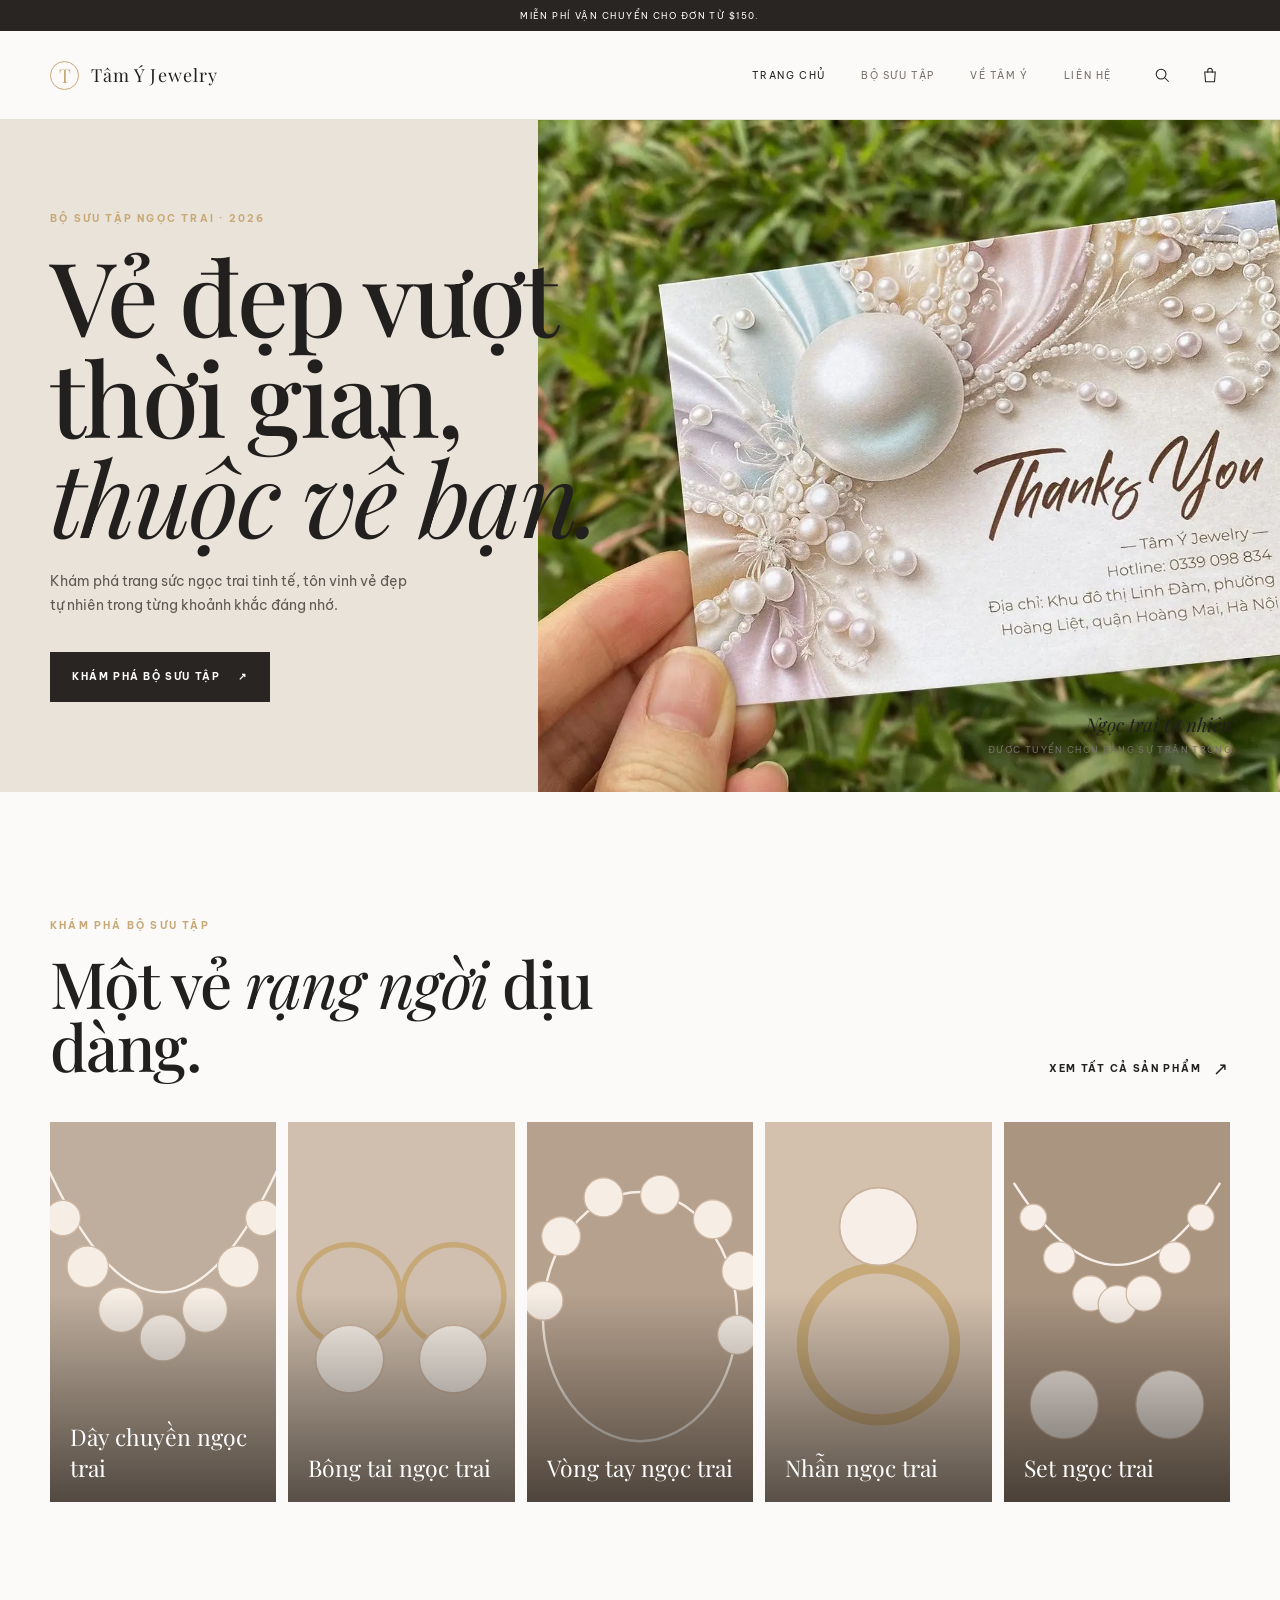
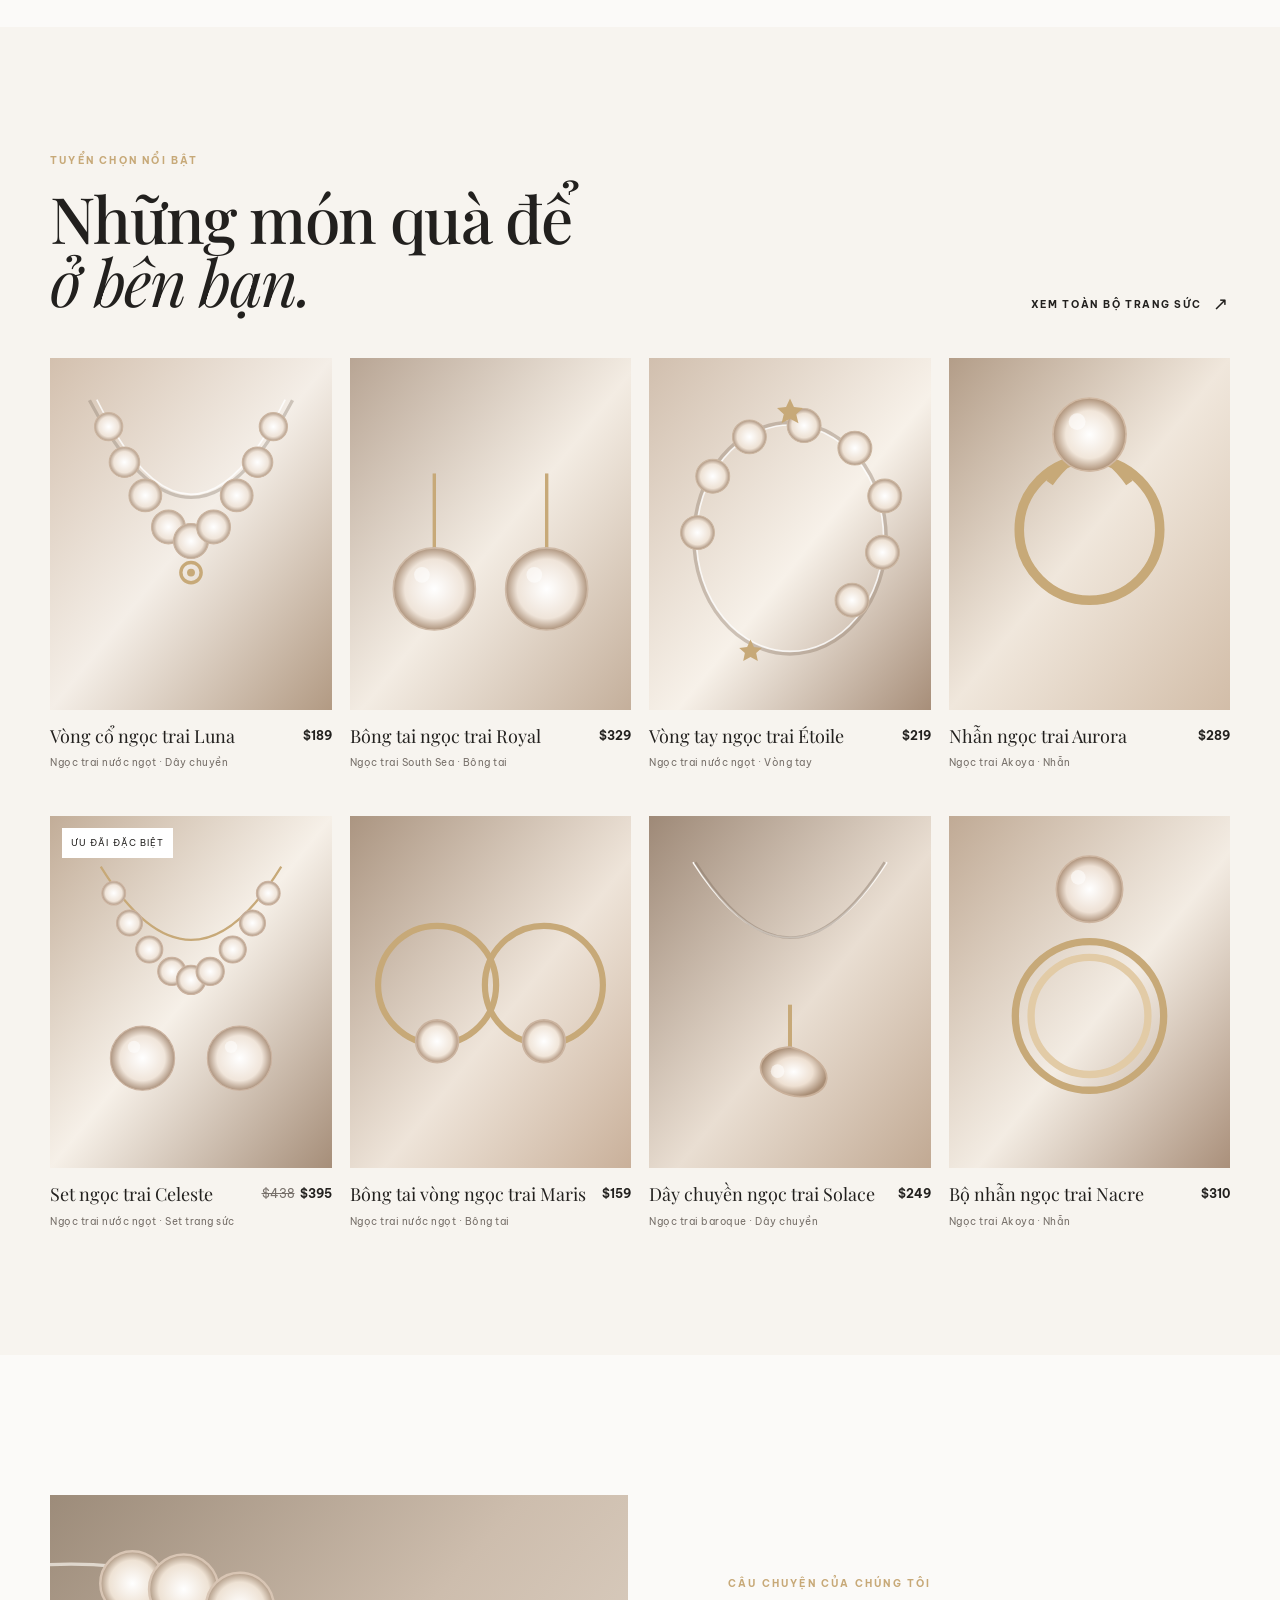
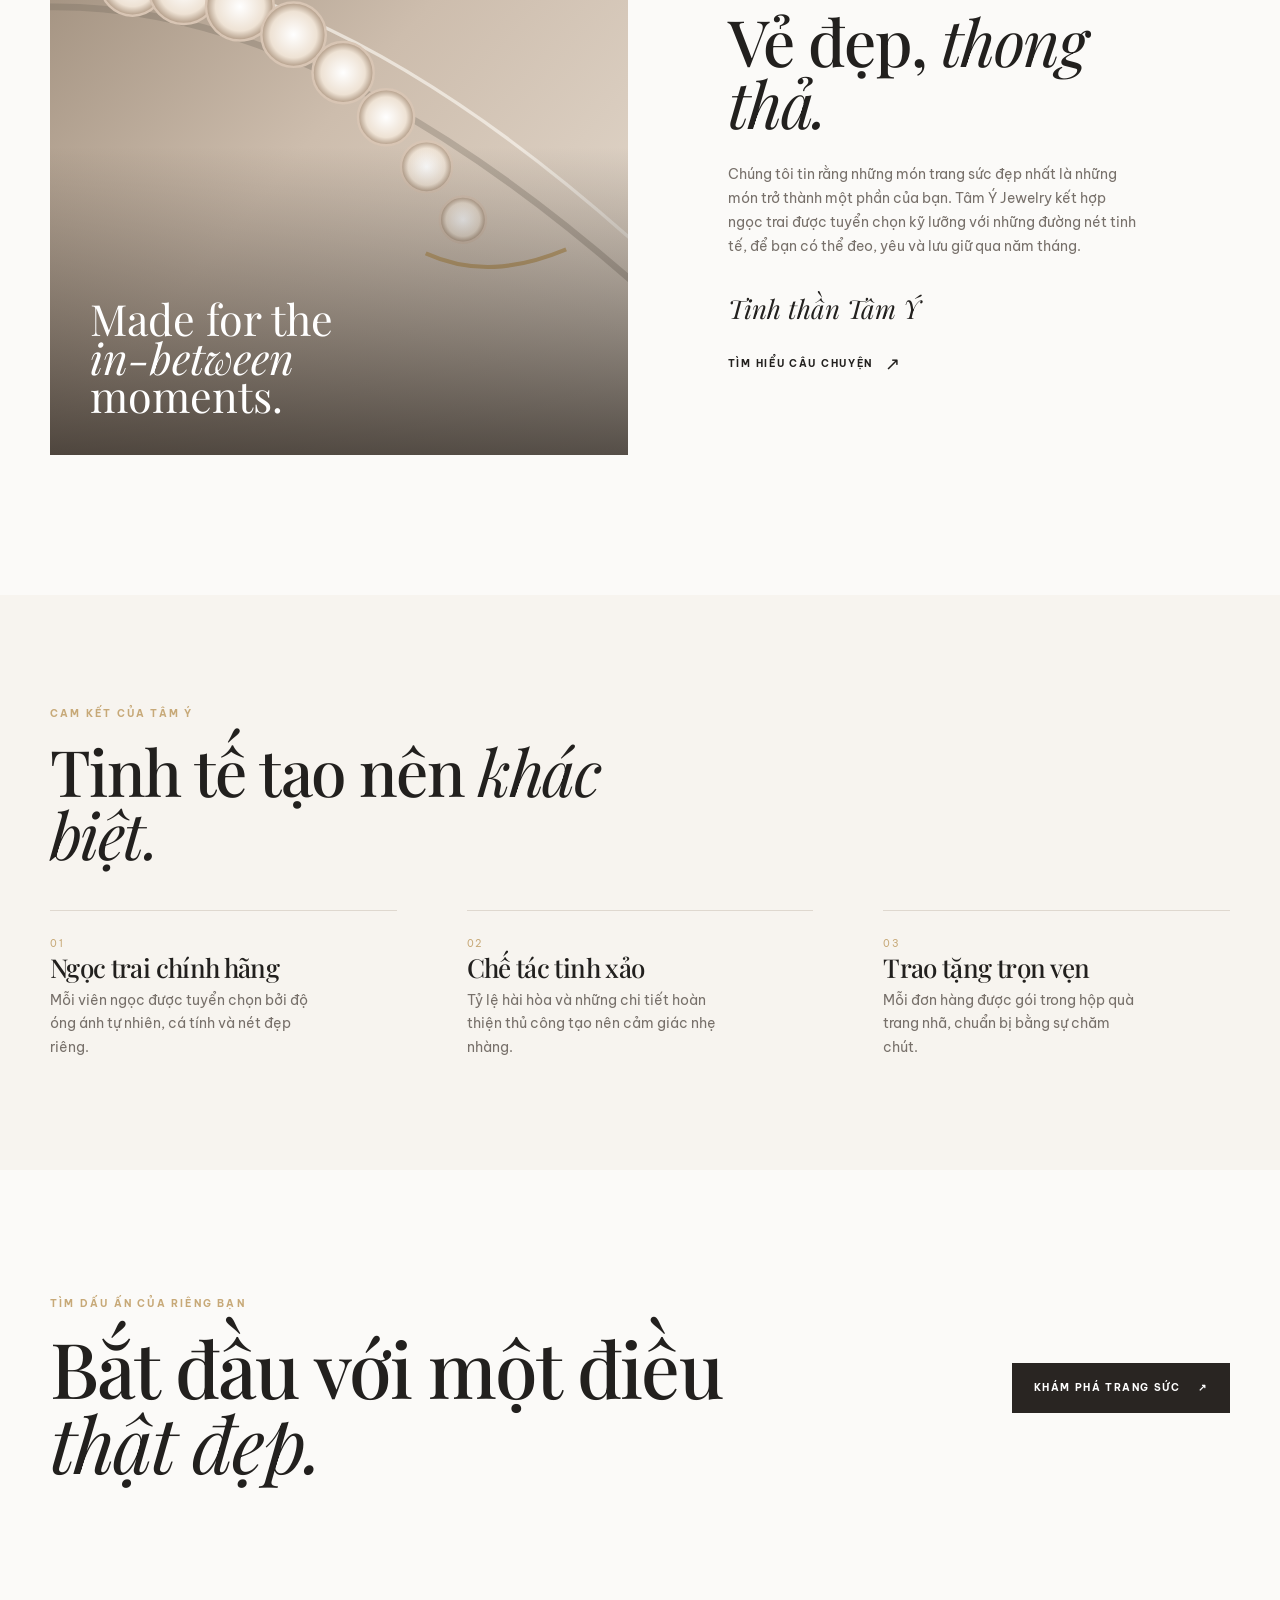
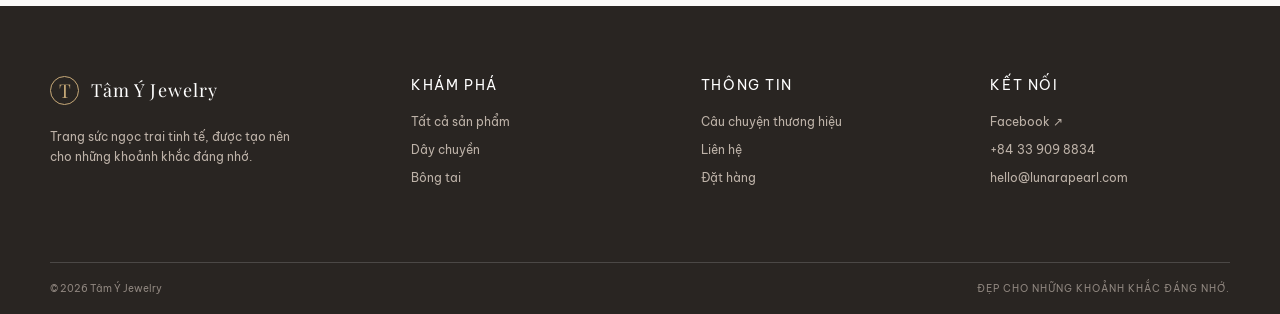
<file: index.html>
<!doctype html>
<html lang="vi">
<head>
  <meta charset="utf-8">
  <meta name="viewport" content="width=device-width, initial-scale=1">
  <meta name="description" content="Tâm Ý Jewelry mang đến trang sức ngọc trai tinh tế, vẻ đẹp tự nhiên và thiết kế vượt thời gian.">
  <meta property="og:title" content="Tâm Ý Jewelry | Trang sức ngọc trai tinh tế">
  <meta property="og:description" content="Khám phá những thiết kế ngọc trai tinh tế dành cho vẻ đẹp vượt thời gian.">
  <meta property="og:type" content="website">
  <meta property="og:image" content="images/tam-y-jewelry-cover.webp">
  <title>Tâm Ý Jewelry | Trang sức ngọc trai tinh tế</title>
  <link rel="icon" href="images/favicon.svg" type="image/svg+xml">
  <link rel="preconnect" href="https://fonts.googleapis.com">
  <link rel="preconnect" href="https://fonts.gstatic.com" crossorigin>
  <link href="https://fonts.googleapis.com/css2?family=Be+Vietnam+Pro:wght@400;500;600;700&family=Playfair+Display:ital,wght@0,400;0,500;0,600;0,700;1,400;1,500;1,600&display=swap" rel="stylesheet">
  <link rel="stylesheet" href="css/style.css">
</head>
<body data-page="home">
  <div id="site-header"></div>
  <main>
    <section class="hero" aria-labelledby="hero-title">
      <div class="hero__content container">
        <p class="eyebrow">Bộ sưu tập ngọc trai · 2026</p>
        <h1 id="hero-title">Vẻ đẹp vượt thời gian,<br><em>thuộc về bạn.</em></h1>
        <p class="hero__copy">Khám phá trang sức ngọc trai tinh tế, tôn vinh vẻ đẹp tự nhiên trong từng khoảnh khắc đáng nhớ.</p>
        <a class="button button--dark" href="products.html">Khám phá bộ sưu tập <span aria-hidden="true">↗</span></a>
      </div>
      <div class="hero__art" role="img" aria-label="Hình ảnh trang sức ngọc trai Tâm Ý Jewelry"></div>
      <div class="hero__note">Ngọc trai tự nhiên<br><span>Được tuyển chọn bằng sự trân trọng</span></div>
    </section>

    <section class="section container" aria-labelledby="collection-title">
      <div class="section-heading">
        <div><p class="eyebrow">Khám phá bộ sưu tập</p><h2 id="collection-title">Một vẻ <em>rạng ngời</em> dịu dàng.</h2></div>
        <a class="text-link" href="products.html">Xem tất cả sản phẩm <span aria-hidden="true">↗</span></a>
      </div>
      <div class="collection-grid" id="collection-grid"></div>
    </section>

    <section class="section section--soft" aria-labelledby="featured-title">
      <div class="container">
        <div class="section-heading"><div><p class="eyebrow">Tuyển chọn nổi bật</p><h2 id="featured-title">Những món quà để <em>ở bên bạn.</em></h2></div><a class="text-link" href="products.html">Xem toàn bộ trang sức <span aria-hidden="true">↗</span></a></div>
        <div class="product-grid product-grid--home" id="featured-products"></div>
      </div>
    </section>

    <section class="story container" aria-labelledby="story-title">
      <div class="story__image art-panel art-panel--story"><span>Made for the<br><em>in-between</em><br>moments.</span></div>
      <div class="story__content"><p class="eyebrow">Câu chuyện của chúng tôi</p><h2 id="story-title">Vẻ đẹp, <em>thong thả.</em></h2><p>Chúng tôi tin rằng những món trang sức đẹp nhất là những món trở thành một phần của bạn. Tâm Ý Jewelry kết hợp ngọc trai được tuyển chọn kỹ lưỡng với những đường nét tinh tế, để bạn có thể đeo, yêu và lưu giữ qua năm tháng.</p><p class="signature">Tinh thần Tâm Ý</p><a class="text-link" href="about.html">Tìm hiểu câu chuyện <span aria-hidden="true">↗</span></a></div>
    </section>

    <section class="values section--soft" aria-labelledby="values-title">
      <div class="container"><div class="section-heading"><div><p class="eyebrow">Cam kết của Tâm Ý</p><h2 id="values-title">Tinh tế tạo nên <em>khác biệt.</em></h2></div></div><div class="values-grid"><article><span class="value-number">01</span><h3>Ngọc trai chính hãng</h3><p>Mỗi viên ngọc được tuyển chọn bởi độ óng ánh tự nhiên, cá tính và nét đẹp riêng.</p></article><article><span class="value-number">02</span><h3>Chế tác tinh xảo</h3><p>Tỷ lệ hài hòa và những chi tiết hoàn thiện thủ công tạo nên cảm giác nhẹ nhàng.</p></article><article><span class="value-number">03</span><h3>Trao tặng trọn vẹn</h3><p>Mỗi đơn hàng được gói trong hộp quà trang nhã, chuẩn bị bằng sự chăm chút.</p></article></div></div>
    </section>

    <section class="closing-cta container" aria-labelledby="cta-title"><div><p class="eyebrow">Tìm dấu ấn của riêng bạn</p><h2 id="cta-title">Bắt đầu với một điều<br><em>thật đẹp.</em></h2></div><a class="button button--dark" href="products.html">Khám phá trang sức <span aria-hidden="true">↗</span></a></section>
  </main>
  <div id="site-footer"></div>
  <div id="global-overlays"></div>
  <script src="js/products.js"></script><script src="js/main.js"></script>
</body>
</html>
</file>
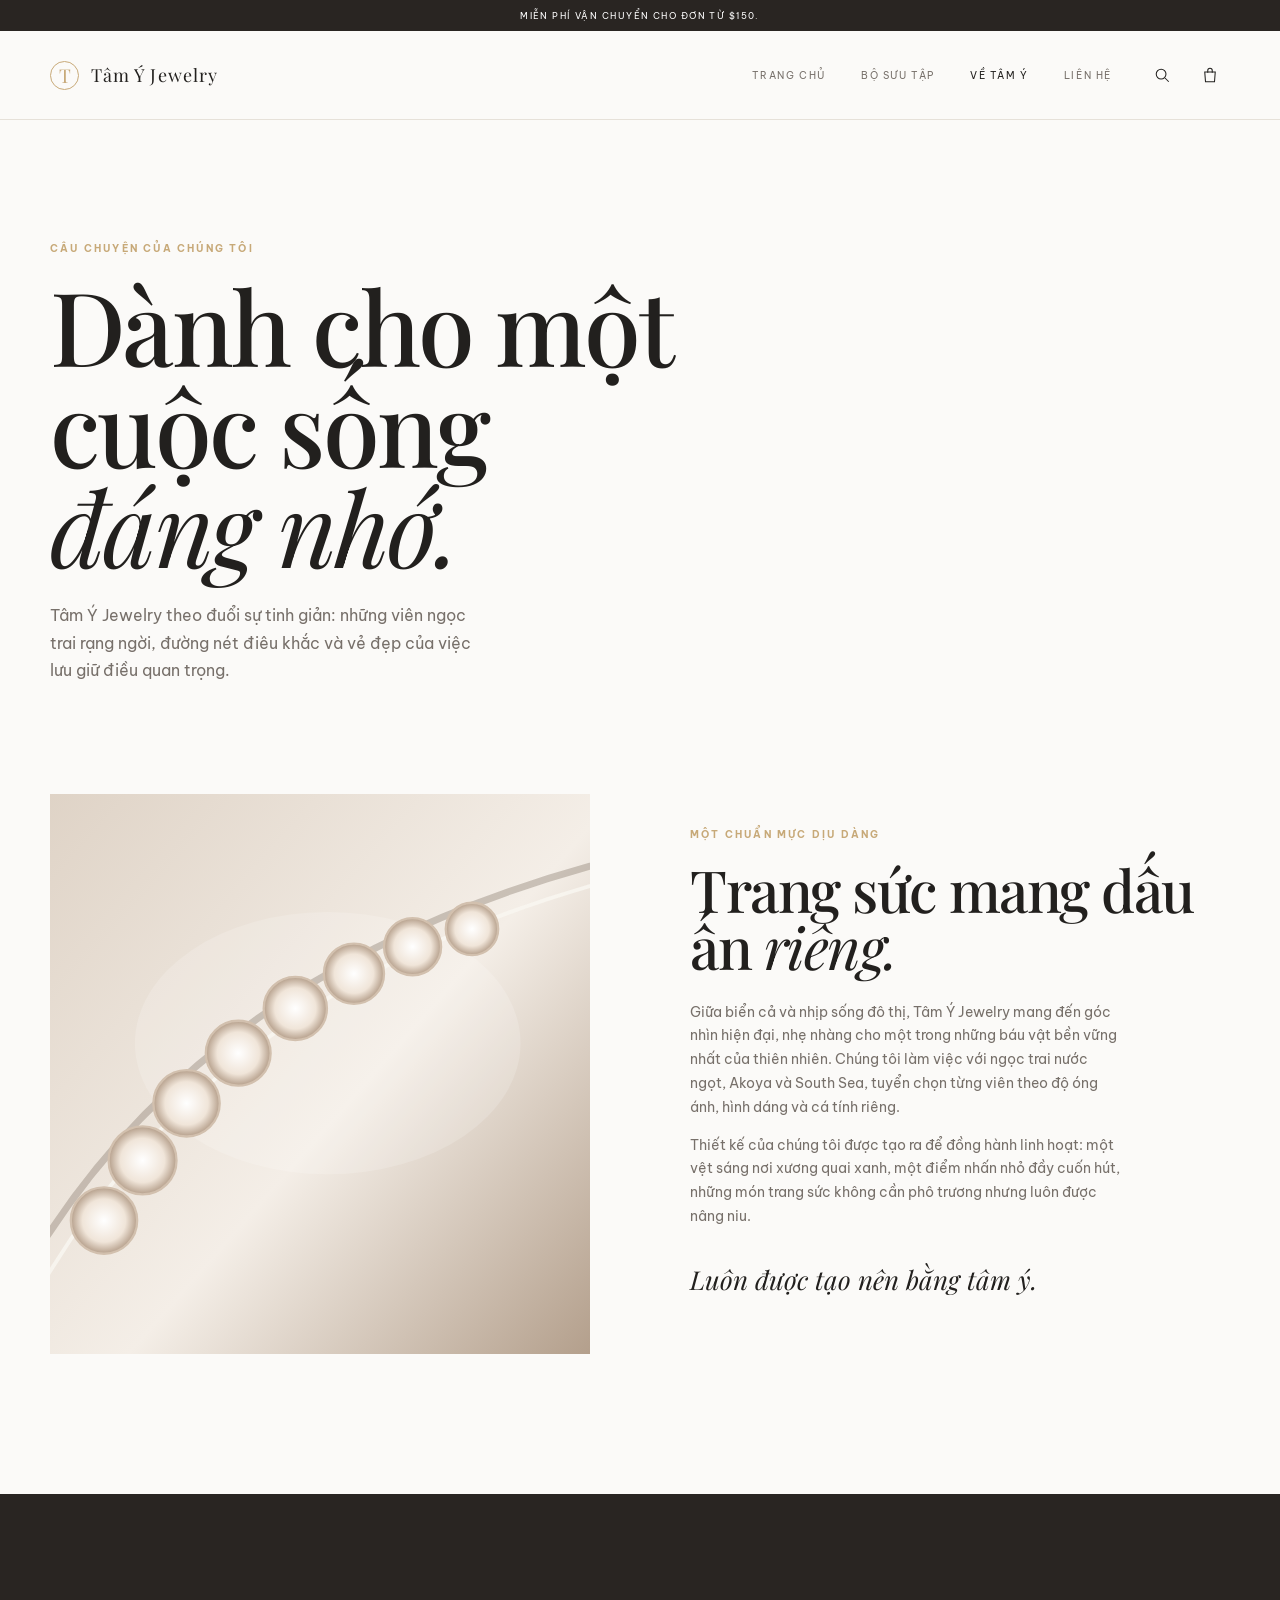
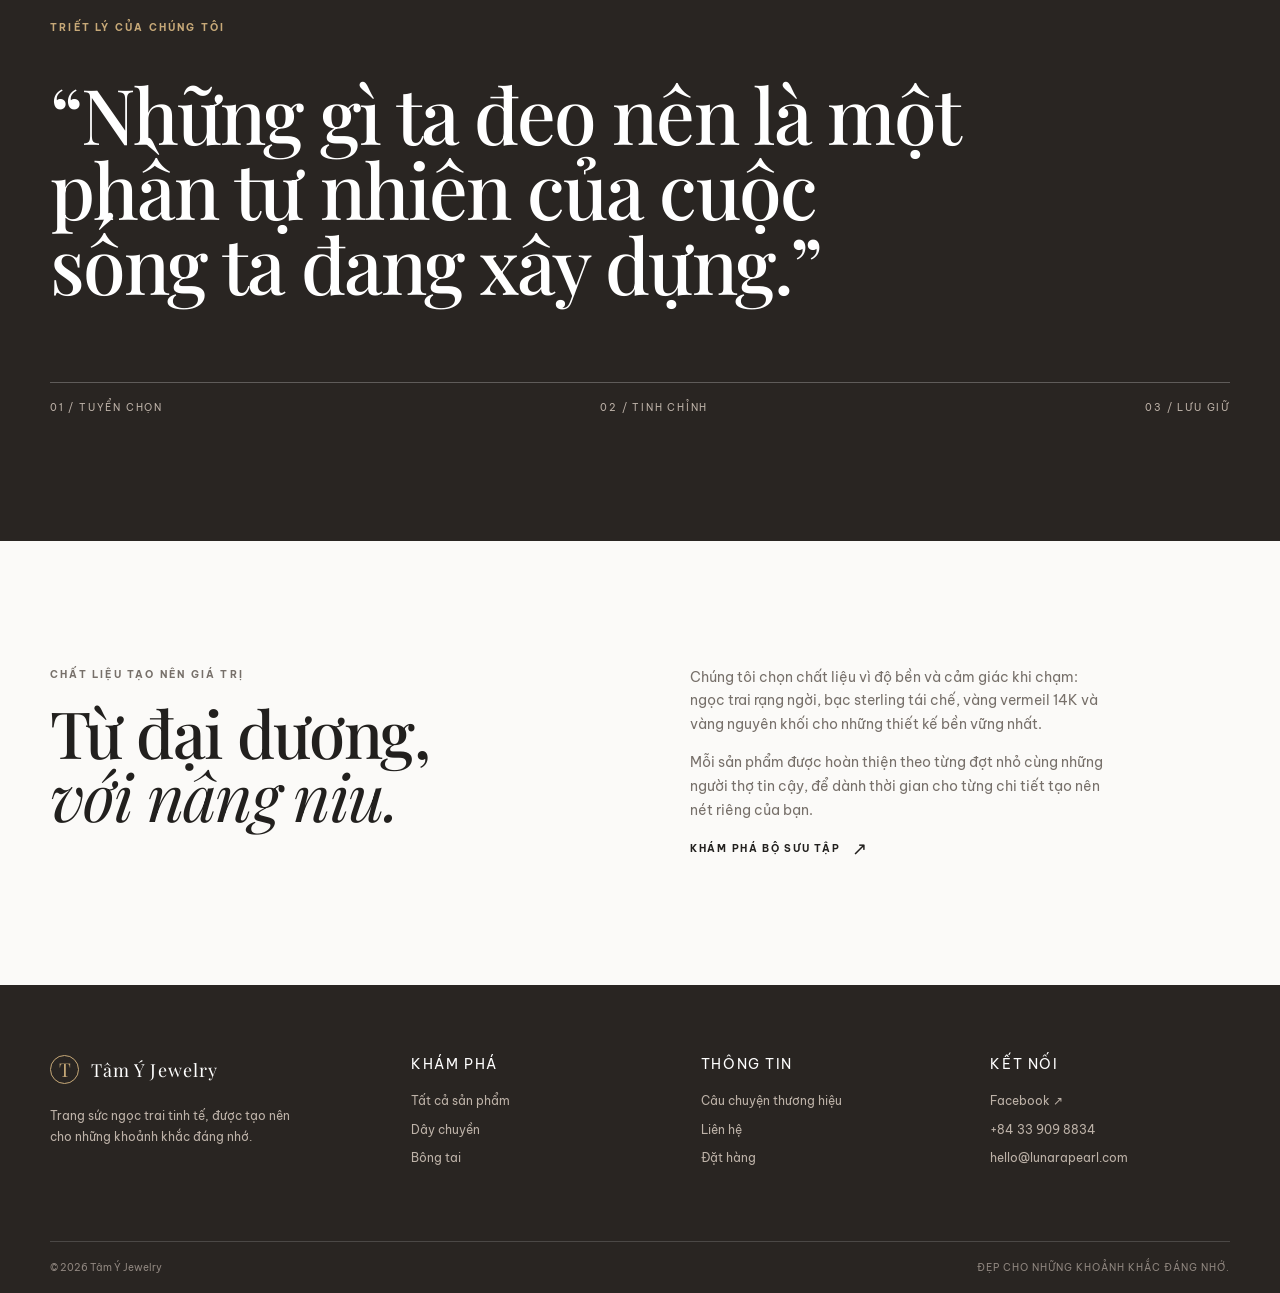
<file: about.html>
<!doctype html>
<html lang="vi">
<head>
  <meta charset="utf-8"><meta name="viewport" content="width=device-width, initial-scale=1">
  <meta name="description" content="Tìm hiểu câu chuyện, triết lý thiết kế và sự tận tâm của Tâm Ý Jewelry với ngọc trai tự nhiên.">
  <title>Câu chuyện thương hiệu | Tâm Ý Jewelry</title>
  <link rel="icon" href="images/favicon.svg" type="image/svg+xml">
  <link rel="preconnect" href="https://fonts.googleapis.com"><link rel="preconnect" href="https://fonts.gstatic.com" crossorigin>
  <link href="https://fonts.googleapis.com/css2?family=Be+Vietnam+Pro:wght@400;500;600;700&family=Playfair+Display:ital,wght@0,400;0,500;0,600;0,700;1,400;1,500;1,600&display=swap" rel="stylesheet"><link rel="stylesheet" href="css/style.css">
</head>
<body data-page="about"><div id="site-header"></div><main>
  <section class="page-hero page-hero--about container"><p class="eyebrow">Câu chuyện của chúng tôi</p><h1>Dành cho một cuộc sống<br><em>đáng nhớ.</em></h1><p>Tâm Ý Jewelry theo đuổi sự tinh giản: những viên ngọc trai rạng ngời, đường nét điêu khắc và vẻ đẹp của việc lưu giữ điều quan trọng.</p></section>
  <section class="about-intro container"><div class="art-panel art-panel--portrait" role="img" aria-label="Những viên ngọc trai trên nền vải linen màu kem"></div><div><p class="eyebrow">Một chuẩn mực dịu dàng</p><h2>Trang sức mang dấu ấn <em>riêng.</em></h2><p>Giữa biển cả và nhịp sống đô thị, Tâm Ý Jewelry mang đến góc nhìn hiện đại, nhẹ nhàng cho một trong những báu vật bền vững nhất của thiên nhiên. Chúng tôi làm việc với ngọc trai nước ngọt, Akoya và South Sea, tuyển chọn từng viên theo độ óng ánh, hình dáng và cá tính riêng.</p><p>Thiết kế của chúng tôi được tạo ra để đồng hành linh hoạt: một vệt sáng nơi xương quai xanh, một điểm nhấn nhỏ đầy cuốn hút, những món trang sức không cần phô trương nhưng luôn được nâng niu.</p><p class="signature">Luôn được tạo nên bằng tâm ý.</p></div></section>
  <section class="manifesto section--dark"><div class="container"><p class="eyebrow">Triết lý của chúng tôi</p><blockquote>“Những gì ta đeo nên là một phần tự nhiên của cuộc sống ta đang xây dựng.”</blockquote><div class="manifesto__line"><span>01 / Tuyển chọn</span><span>02 / Tinh chỉnh</span><span>03 / Lưu giữ</span></div></div></section>
  <section class="section container"><div class="split-copy"><div><p class="eyebrow">Chất liệu tạo nên giá trị</p><h2>Từ đại dương,<br><em>với nâng niu.</em></h2></div><div><p>Chúng tôi chọn chất liệu vì độ bền và cảm giác khi chạm: ngọc trai rạng ngời, bạc sterling tái chế, vàng vermeil 14K và vàng nguyên khối cho những thiết kế bền vững nhất.</p><p>Mỗi sản phẩm được hoàn thiện theo từng đợt nhỏ cùng những người thợ tin cậy, để dành thời gian cho từng chi tiết tạo nên nét riêng của bạn.</p><a class="text-link" href="products.html">Khám phá bộ sưu tập <span aria-hidden="true">↗</span></a></div></div></section>
</main><div id="site-footer"></div><div id="global-overlays"></div><script src="js/products.js"></script><script src="js/main.js"></script></body></html>
</file>
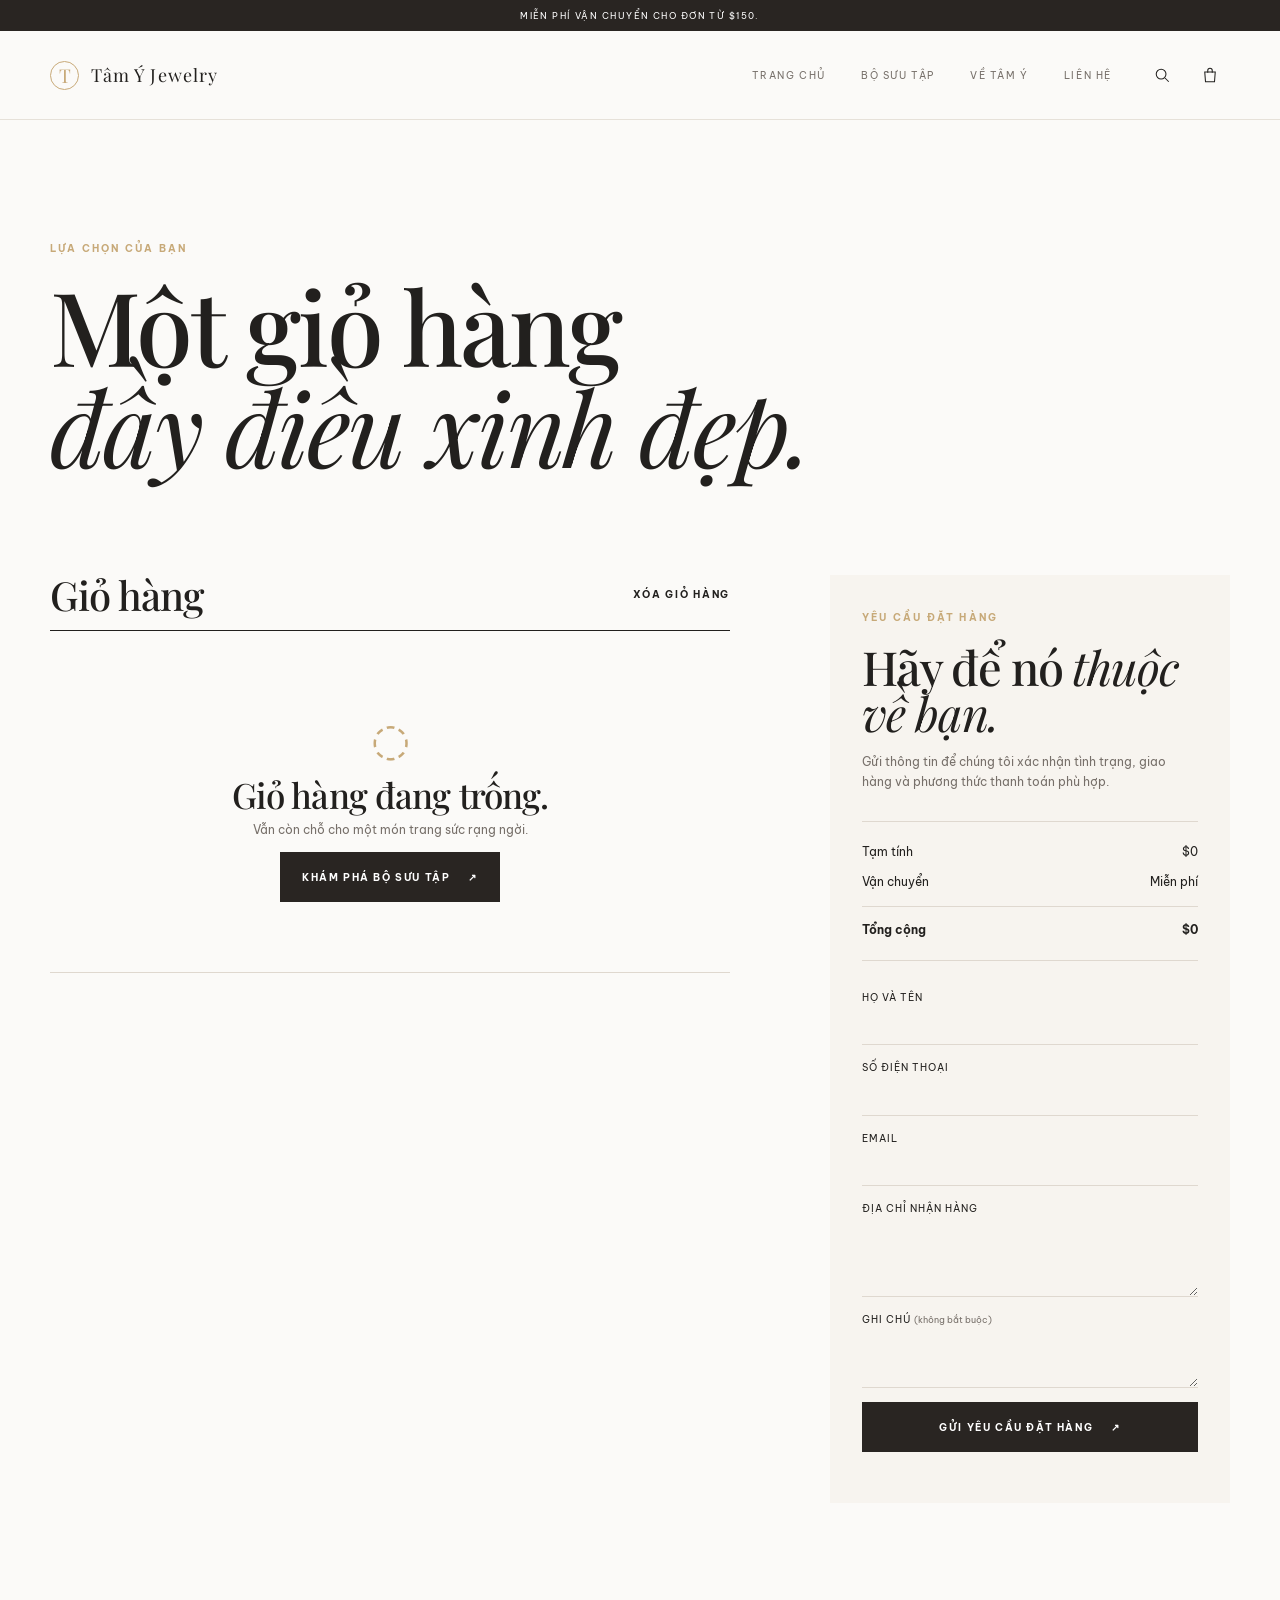
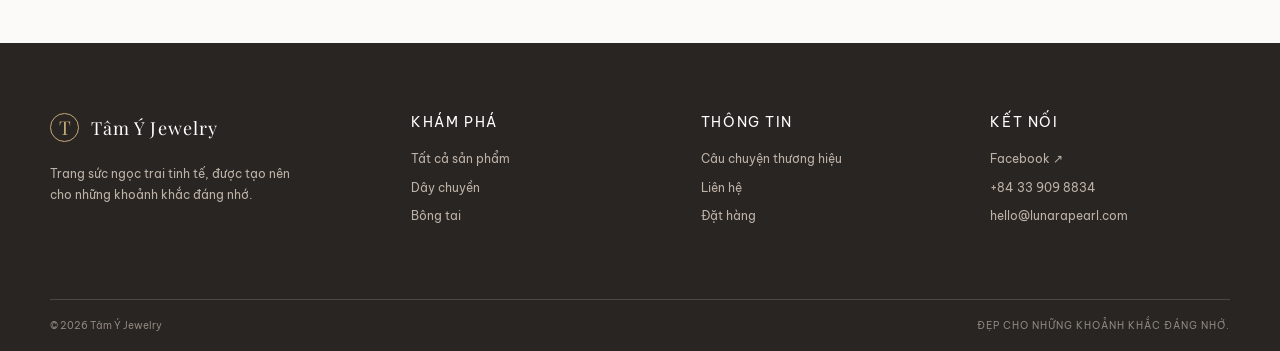
<file: cart.html>
<!doctype html>
<html lang="vi">
<head><meta charset="utf-8"><meta name="viewport" content="width=device-width, initial-scale=1"><meta name="description" content="Xem lại sản phẩm đã chọn và gửi yêu cầu đặt hàng đến Tâm Ý Jewelry."><title>Giỏ hàng | Tâm Ý Jewelry</title><link rel="icon" href="images/favicon.svg" type="image/svg+xml"><link rel="preconnect" href="https://fonts.googleapis.com"><link rel="preconnect" href="https://fonts.gstatic.com" crossorigin><link href="https://fonts.googleapis.com/css2?family=Cormorant+Garamond:wght@400;500;600;700&family=Manrope:wght@400;500;600;700&display=swap" rel="stylesheet"><link rel="stylesheet" href="css/style.css"></head>
<body data-page="cart"><div id="site-header"></div><main><section class="page-hero page-hero--compact container"><p class="eyebrow">Lựa chọn của bạn</p><h1>Một giỏ hàng<br><em>đầy điều xinh đẹp.</em></h1></section><section class="cart-layout container"><div class="cart-list"><div class="cart-list__heading"><h2>Giỏ hàng</h2><button class="text-link" id="clear-cart">Xóa giỏ hàng</button></div><div id="cart-page-items"></div></div><aside class="order-card"><p class="eyebrow">Yêu cầu đặt hàng</p><h2>Hãy để nó <em>thuộc về bạn.</em></h2><p class="muted">Gửi thông tin để chúng tôi xác nhận tình trạng, giao hàng và phương thức thanh toán phù hợp.</p><div id="cart-summary"></div><form id="order-form" class="order-form"><label>Họ và tên<input required name="name" type="text" autocomplete="name"></label><label>Số điện thoại<input required name="phone" type="tel" autocomplete="tel"></label><label>Email<input required name="email" type="email" autocomplete="email"></label><label>Địa chỉ nhận hàng<textarea required name="address" rows="3" autocomplete="street-address"></textarea></label><label>Ghi chú <span class="optional">(không bắt buộc)</span><textarea name="note" rows="2"></textarea></label><button class="button button--dark button--full" type="submit">Gửi yêu cầu đặt hàng <span aria-hidden="true">↗</span></button><p class="form-message" id="order-message" role="status"></p></form></aside></section></main><div id="site-footer"></div><div id="global-overlays"></div><script src="js/products.js"></script><script src="js/main.js"></script></body></html>
</file>
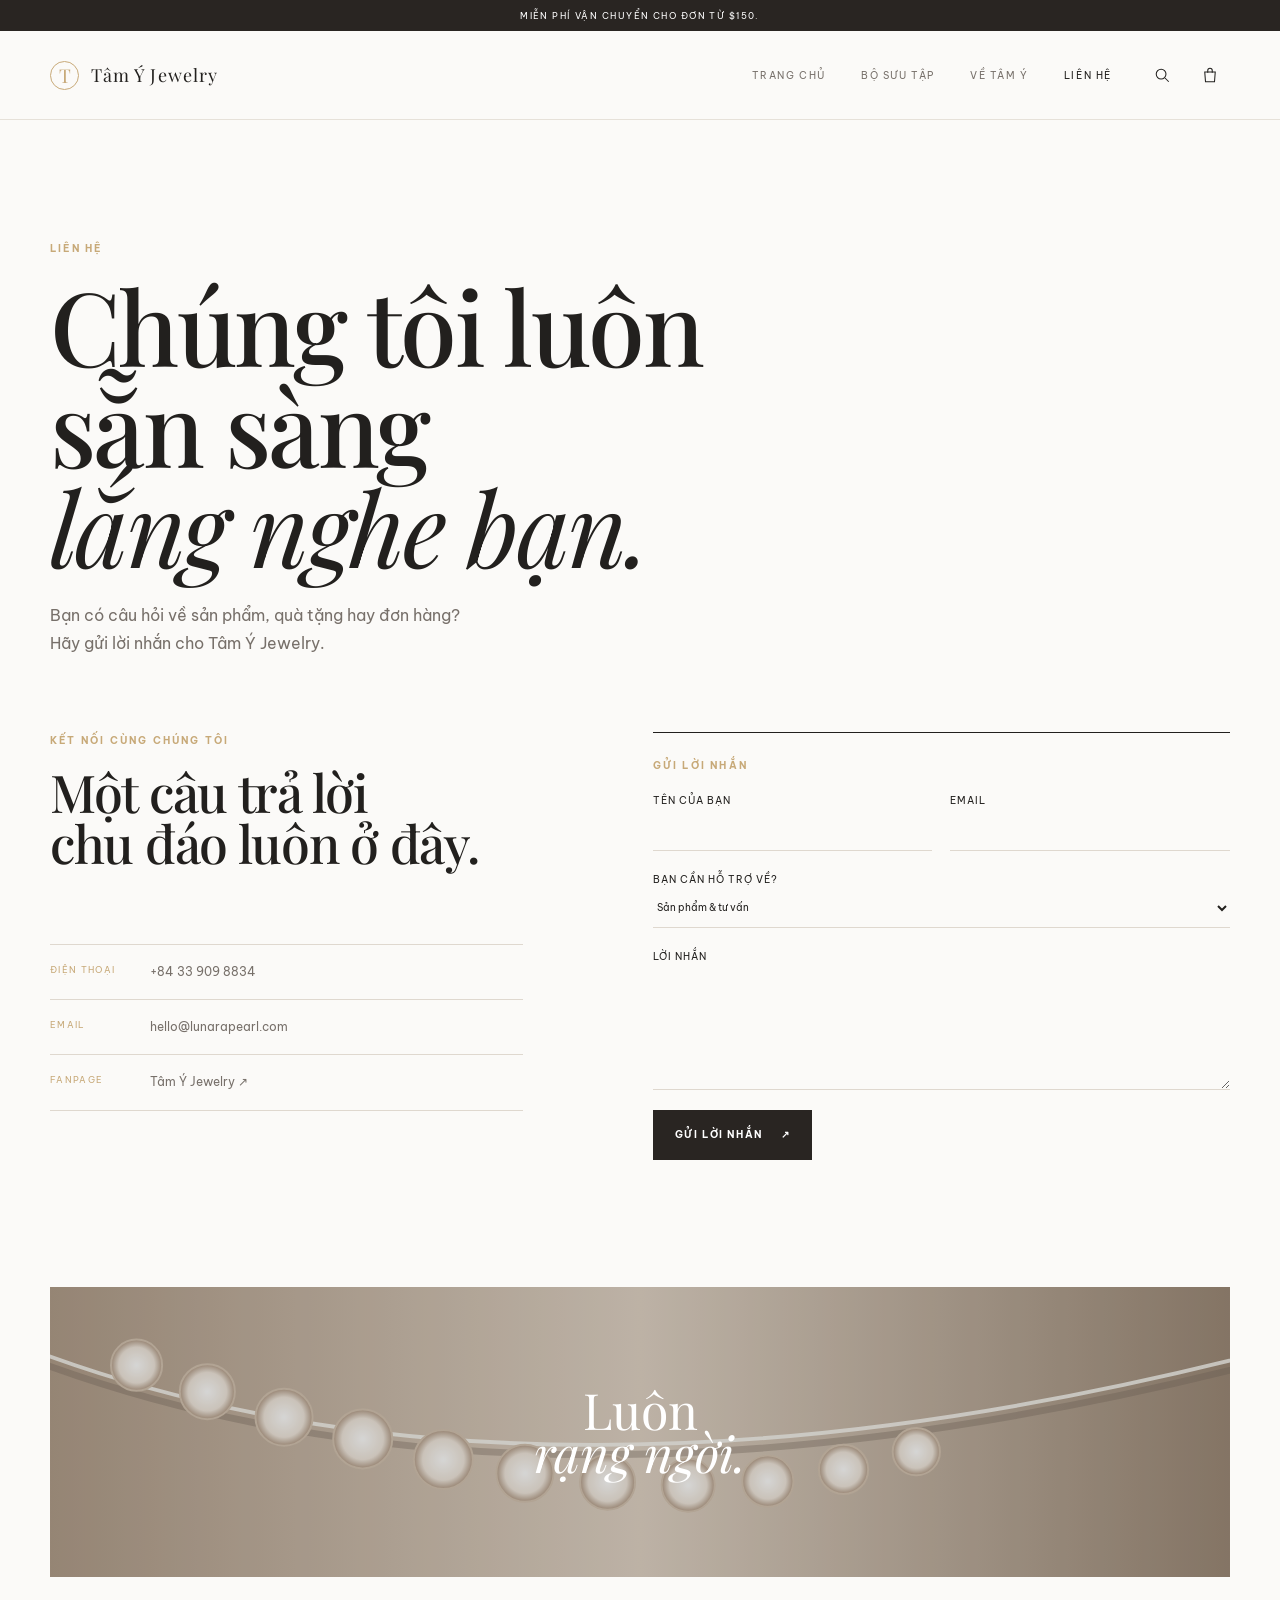
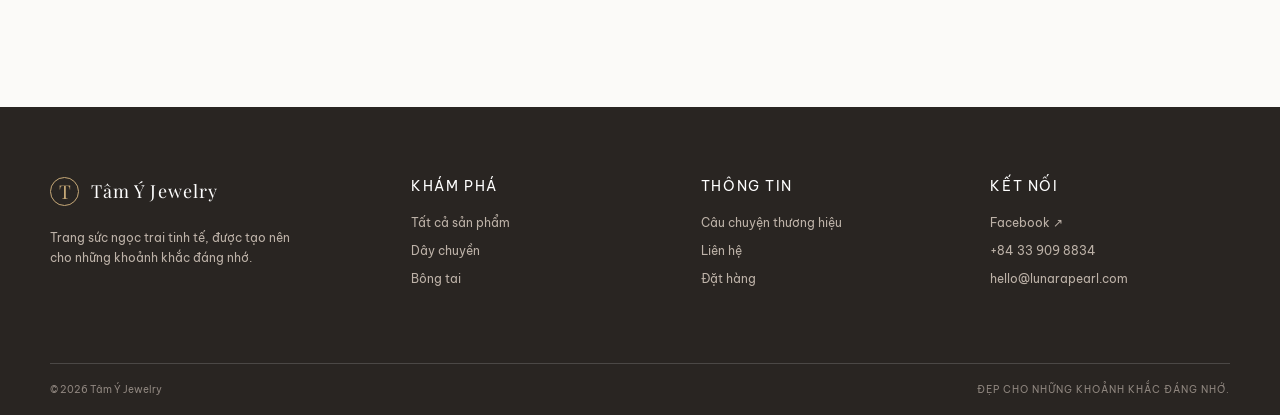
<file: contact.html>
<!doctype html>
<html lang="vi">
<head><meta charset="utf-8"><meta name="viewport" content="width=device-width, initial-scale=1"><meta name="description" content="Liên hệ Tâm Ý Jewelry để được tư vấn sản phẩm, quà tặng và hỗ trợ đơn hàng."><title>Liên hệ | Tâm Ý Jewelry</title><link rel="icon" href="images/favicon.svg" type="image/svg+xml"><link rel="preconnect" href="https://fonts.googleapis.com"><link rel="preconnect" href="https://fonts.gstatic.com" crossorigin><link href="https://fonts.googleapis.com/css2?family=Cormorant+Garamond:wght@400;500;600;700&family=Manrope:wght@400;500;600;700&display=swap" rel="stylesheet"><link rel="stylesheet" href="css/style.css"></head>
<body data-page="contact"><div id="site-header"></div><main><section class="page-hero page-hero--compact container"><p class="eyebrow">Liên hệ</p><h1>Chúng tôi luôn sẵn sàng<br><em>lắng nghe bạn.</em></h1><p>Bạn có câu hỏi về sản phẩm, quà tặng hay đơn hàng? Hãy gửi lời nhắn cho Tâm Ý Jewelry.</p></section><section class="contact-layout container"><div class="contact-details"><div><p class="eyebrow">Kết nối cùng chúng tôi</p><h2>Một câu trả lời<br>chu đáo luôn ở đây.</h2></div><dl><div><dt>Điện thoại</dt><dd><a href="tel:+84339098834">+84 33 909 8834</a></dd></div><div><dt>Email</dt><dd><a href="mailto:hello@lunarapearl.com">hello@lunarapearl.com</a></dd></div><div><dt>Fanpage</dt><dd><a href="https://www.facebook.com/profile.php?id=100072026703972" target="_blank" rel="noreferrer" aria-label="Facebook">Tâm Ý Jewelry ↗</a></dd></div></dl></div><form class="contact-form" id="contact-form"><p class="eyebrow">Gửi lời nhắn</p><div class="form-grid"><label>Tên của bạn<input required name="firstName" type="text" autocomplete="given-name"></label><label>Email<input required name="email" type="email" autocomplete="email"></label></div><label>Bạn cần hỗ trợ về?<select name="topic"><option>Sản phẩm &amp; tư vấn</option><option>Hỗ trợ đơn hàng</option><option>Hợp tác</option><option>Nội dung khác</option></select></label><label>Lời nhắn<textarea required name="message" rows="5"></textarea></label><button class="button button--dark" type="submit">Gửi lời nhắn <span aria-hidden="true">↗</span></button><p class="form-message" id="contact-message" role="status"></p></form></section><section class="contact-banner container"><div class="art-panel art-panel--contact"><span>Luôn<br><em>rạng ngời.</em></span></div></section></main><div id="site-footer"></div><div id="global-overlays"></div><script src="js/products.js"></script><script src="js/main.js"></script></body></html>
</file>
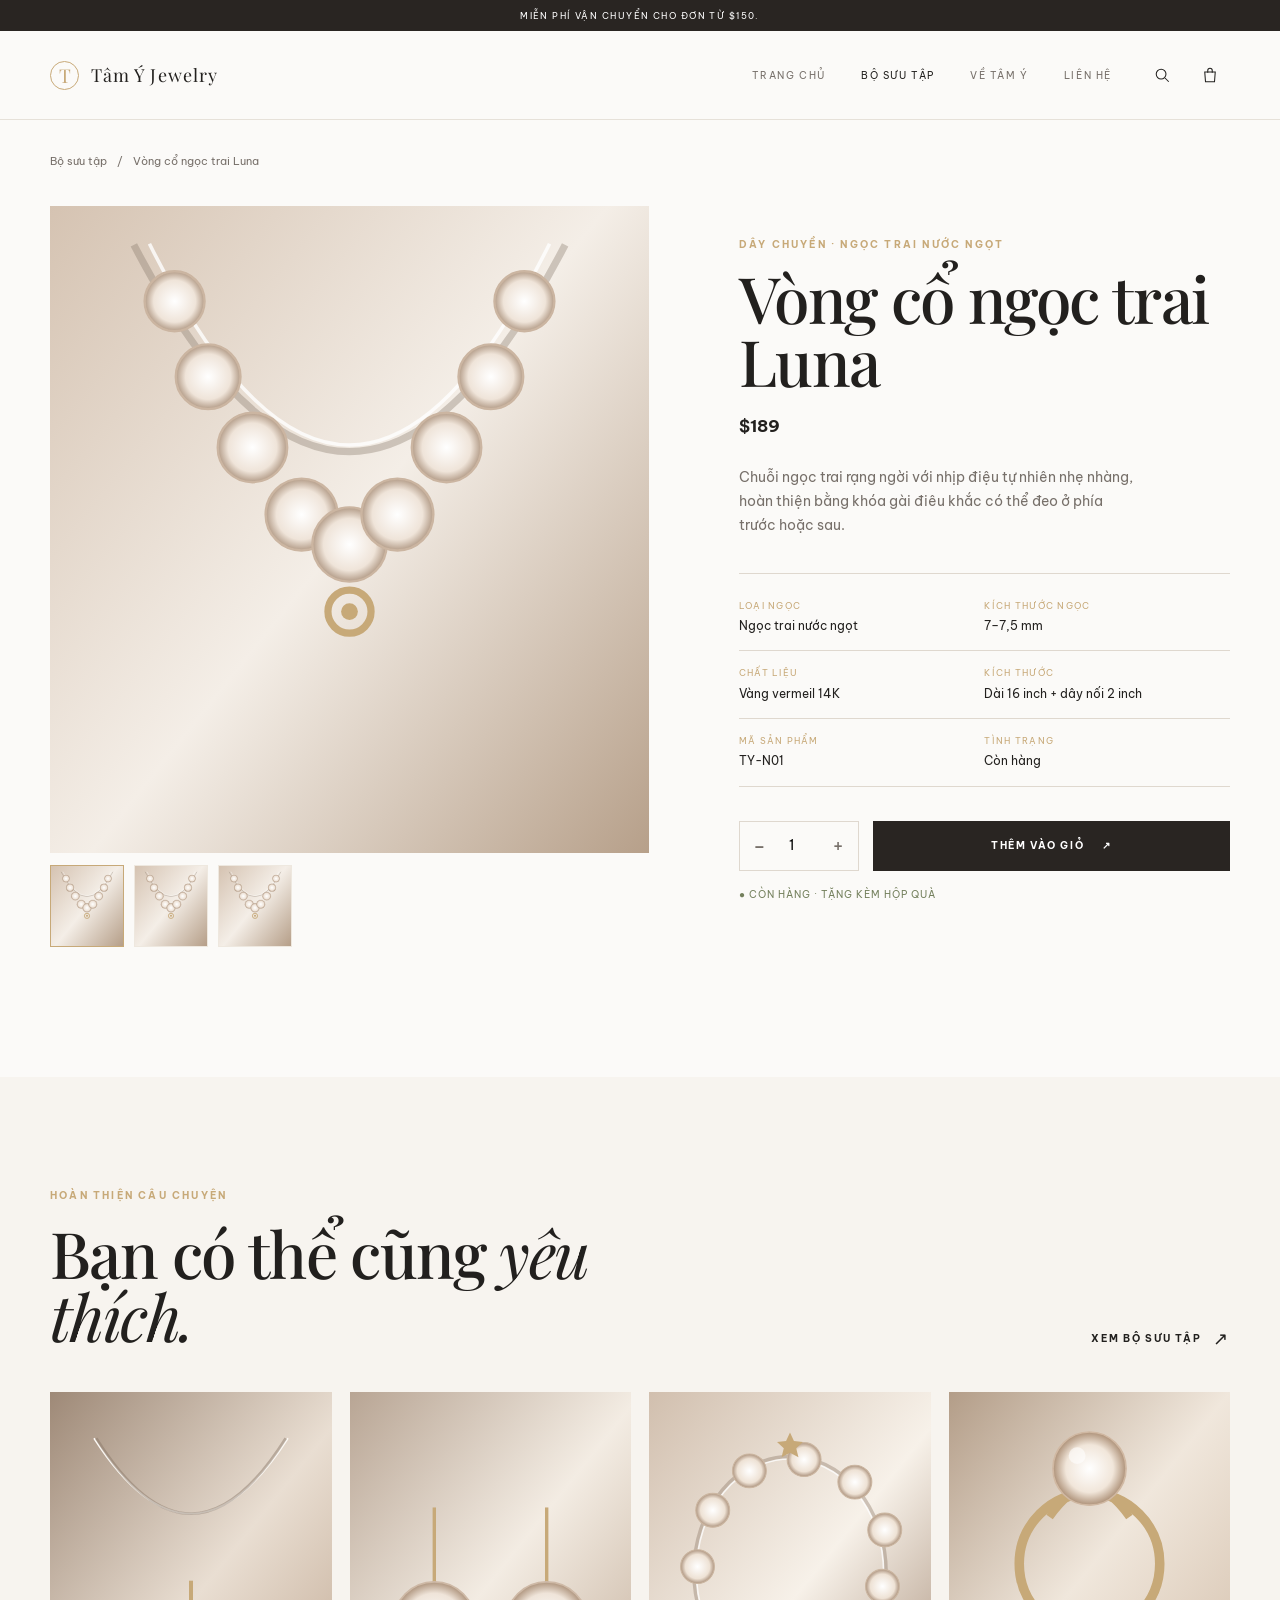
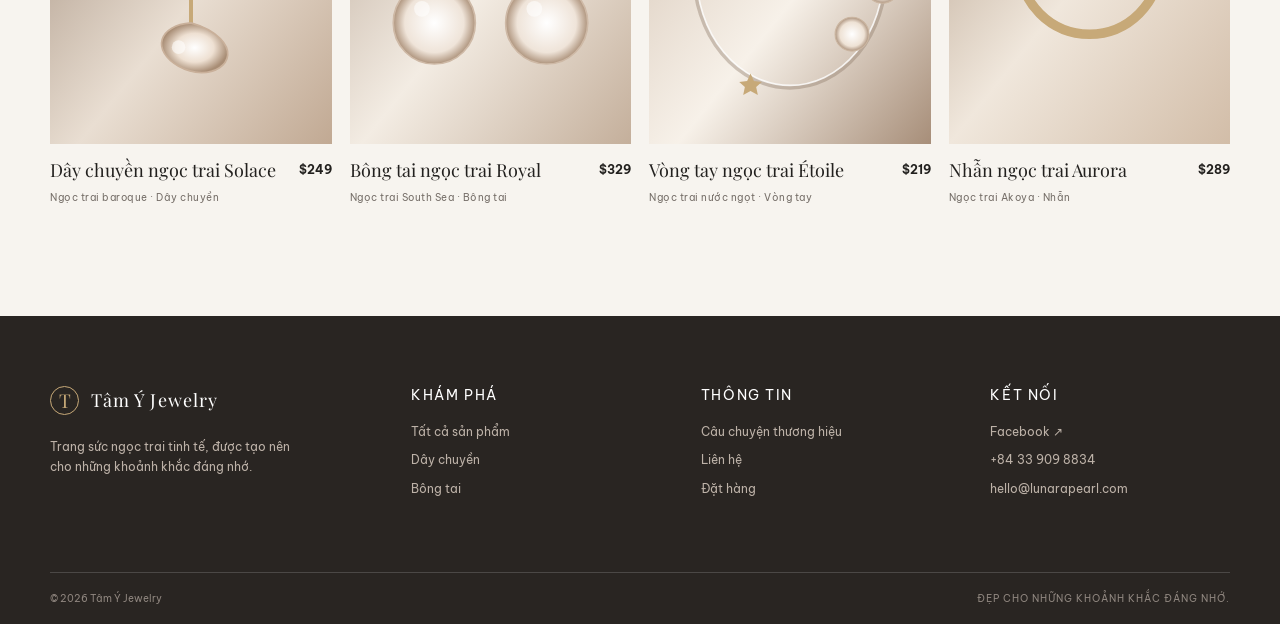
<file: product-detail.html>
<!doctype html>
<html lang="vi">
<head><meta charset="utf-8"><meta name="viewport" content="width=device-width, initial-scale=1"><meta name="description" content="Khám phá chi tiết, chất liệu và câu chuyện phía sau từng thiết kế ngọc trai của Tâm Ý Jewelry."><meta property="og:type" content="product"><title>Chi tiết sản phẩm | Tâm Ý Jewelry</title><link rel="icon" href="images/favicon.svg" type="image/svg+xml"><link rel="preconnect" href="https://fonts.googleapis.com"><link rel="preconnect" href="https://fonts.gstatic.com" crossorigin><link href="https://fonts.googleapis.com/css2?family=Cormorant+Garamond:wght@400;500;600;700&family=Manrope:wght@400;500;600;700&display=swap" rel="stylesheet"><link rel="stylesheet" href="css/style.css"></head>
<body data-page="detail"><div id="site-header"></div><main><div class="container detail-breadcrumb"><a href="products.html">Bộ sưu tập</a><span>/</span><span id="breadcrumb-name">Sản phẩm</span></div><section class="detail container"><div class="detail__gallery"><div class="detail__main-image" id="detail-main-image"></div><div class="thumbnail-row" id="detail-thumbnails"></div></div><div class="detail__info" id="detail-info"></div></section><section class="related section section--soft"><div class="container"><div class="section-heading"><div><p class="eyebrow">Hoàn thiện câu chuyện</p><h2>Bạn có thể cũng <em>yêu thích.</em></h2></div><a class="text-link" href="products.html">Xem bộ sưu tập <span aria-hidden="true">↗</span></a></div><div class="product-grid" id="related-products"></div></div></section></main><div id="site-footer"></div><div id="global-overlays"></div><script src="js/products.js"></script><script src="js/main.js"></script></body></html>
</file>
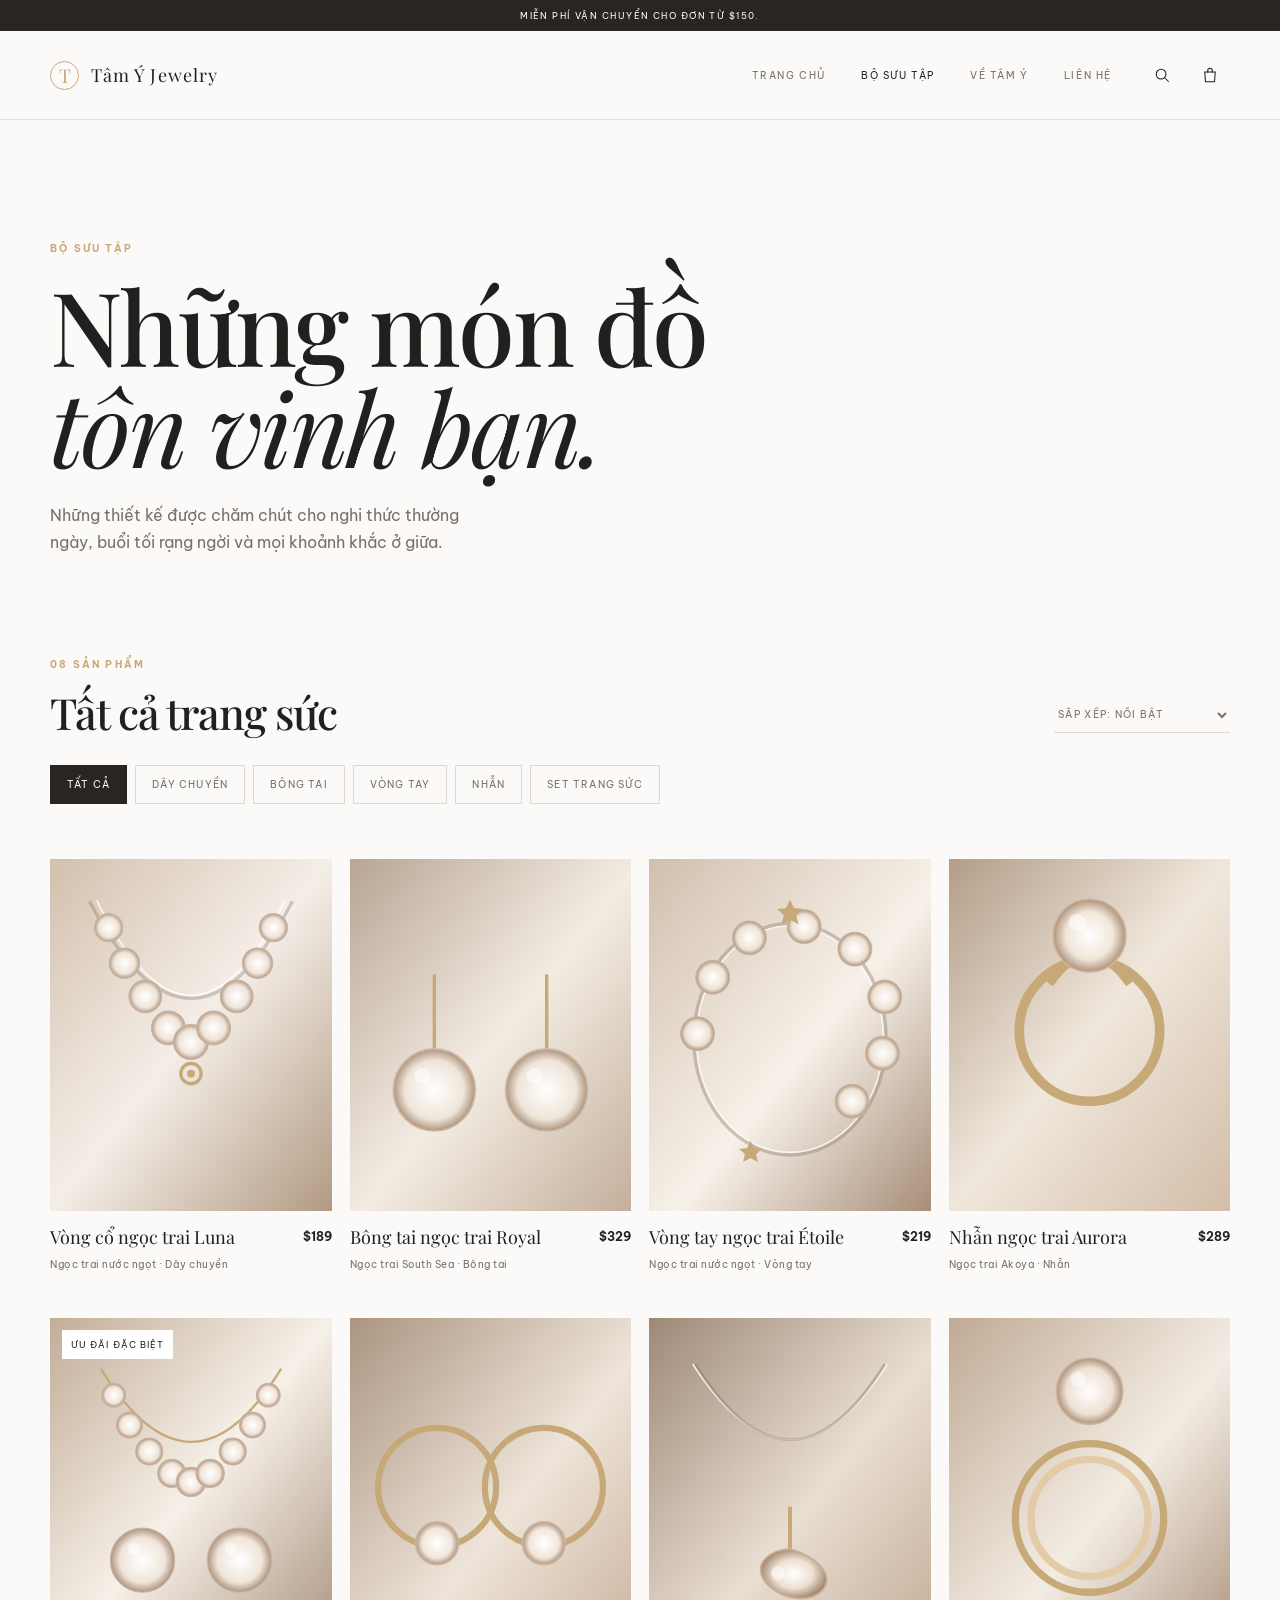
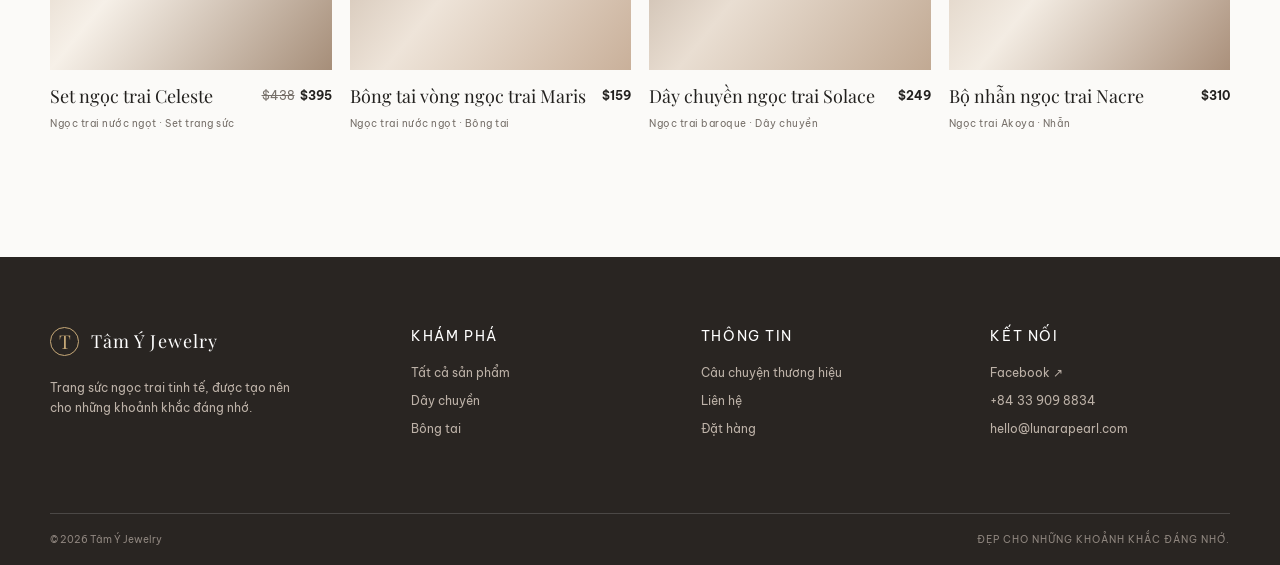
<file: products.html>
<!doctype html>
<html lang="vi">
<head>
  <meta charset="utf-8"><meta name="viewport" content="width=device-width, initial-scale=1">
  <meta name="description" content="Khám phá bộ sưu tập dây chuyền, bông tai, vòng tay, nhẫn và set trang sức ngọc trai của Tâm Ý Jewelry.">
  <meta property="og:title" content="Bộ sưu tập | Tâm Ý Jewelry"><meta property="og:type" content="website">
  <title>Bộ sưu tập | Tâm Ý Jewelry</title><link rel="icon" href="images/favicon.svg" type="image/svg+xml">
  <link rel="preconnect" href="https://fonts.googleapis.com"><link rel="preconnect" href="https://fonts.gstatic.com" crossorigin>
  <link href="https://fonts.googleapis.com/css2?family=Be+Vietnam+Pro:wght@400;500;600;700&family=Playfair+Display:ital,wght@0,400;0,500;0,600;0,700;1,400;1,500;1,600&display=swap" rel="stylesheet"><link rel="stylesheet" href="css/style.css">
</head>
<body data-page="products"><div id="site-header"></div><main>
  <section class="page-hero container"><p class="eyebrow">Bộ sưu tập</p><h1>Những món đồ <em>tôn vinh bạn.</em></h1><p>Những thiết kế được chăm chút cho nghi thức thường ngày, buổi tối rạng ngời và mọi khoảnh khắc ở giữa.</p></section>
  <section class="catalog section container" aria-labelledby="catalog-title"><div class="catalog__top"><div><p class="eyebrow" id="catalog-count">08 sản phẩm</p><h2 id="catalog-title">Tất cả trang sức</h2></div><div class="catalog__controls"><label class="sr-only" for="sort-products">Sắp xếp sản phẩm</label><select id="sort-products"><option value="featured">Sắp xếp: Nổi bật</option><option value="low">Giá: Thấp đến cao</option><option value="high">Giá: Cao đến thấp</option></select></div></div><nav class="filter-pills" aria-label="Danh mục sản phẩm"><button class="filter-pill is-active" data-filter="all">Tất cả</button><button class="filter-pill" data-filter="necklaces">Dây chuyền</button><button class="filter-pill" data-filter="earrings">Bông tai</button><button class="filter-pill" data-filter="bracelets">Vòng tay</button><button class="filter-pill" data-filter="rings">Nhẫn</button><button class="filter-pill" data-filter="sets">Set trang sức</button></nav><div class="product-grid" id="catalog-grid"></div><div class="empty-state" id="catalog-empty" hidden><span class="empty-state__mark">◌</span><h3>Không tìm thấy sản phẩm</h3><p>Hãy thử một danh mục khác hoặc tìm kiếm loại ngọc trai khác.</p><button class="text-link" data-clear-filters>Xóa bộ lọc</button></div></section>
</main><div id="site-footer"></div><div id="global-overlays"></div><script src="js/products.js"></script><script src="js/main.js"></script></body></html>
</file>
<file: css/style.css>
@import url("https://fonts.googleapis.com/css2?family=Be+Vietnam+Pro:wght@400;500;600;700&family=Playfair+Display:ital,wght@0,400;0,500;0,600;0,700;1,400;1,500;1,600&display=swap");
:root{--ink:#22201e;--muted:#77706a;--ivory:#f7f4ef;--paper:#fbfaf8;--champagne:#c7a978;--line:#dfd8cf;--soft:#eee8df;--dark:#292522;--serif:"Playfair Display",Georgia,serif;--sans:"Be Vietnam Pro",Arial,sans-serif;--radius:2px;--shadow:0 18px 45px rgba(44,34,25,.08)}
*{box-sizing:border-box}html{scroll-behavior:smooth}body{margin:0;background:var(--paper);color:var(--ink);font:14px/1.7 var(--sans);-webkit-font-smoothing:antialiased}body.no-scroll{overflow:hidden}a{color:inherit;text-decoration:none}button,input,select,textarea{font:inherit}button{cursor:pointer}img{max-width:100%;display:block}.container{width:min(1180px,calc(100% - 64px));margin-inline:auto}.sr-only{position:absolute;width:1px;height:1px;padding:0;margin:-1px;overflow:hidden;clip:rect(0,0,0,0);white-space:nowrap;border:0}.eyebrow{color:var(--champagne);font-size:10px;letter-spacing:.22em;text-transform:uppercase;font-weight:700;margin:0 0 18px}.muted{color:var(--muted)}h1,h2,h3,p{margin-top:0}h1,h2,h3,blockquote{font-family:var(--serif);font-weight:500;line-height:.98;letter-spacing:-.025em}h1{font-size:clamp(58px,8vw,112px);margin:0 0 24px}h2{font-size:clamp(44px,5vw,68px);margin:0}h3{font-size:26px;margin:0 0 8px}em{font-style:italic;font-weight:400}.button{display:inline-flex;align-items:center;justify-content:center;gap:18px;border:1px solid transparent;padding:14px 21px;min-height:50px;font-size:10px;letter-spacing:.16em;text-transform:uppercase;font-weight:700;transition:transform .25s,background .25s,color .25s,border-color .25s}.button:hover{transform:translateY(-2px)}.button--dark{background:var(--dark);color:#fff}.button--dark:hover{background:#4a4038}.button--light{border-color:var(--line);background:transparent}.button--full{width:100%}.text-link{display:inline-flex;gap:12px;align-items:center;border:0;background:none;padding:0;color:var(--ink);font-size:10px;letter-spacing:.17em;text-transform:uppercase;font-weight:700}.text-link span{font-size:18px;font-weight:400;line-height:0;transition:transform .25s}.text-link:hover span{transform:translate(3px,-3px)}
/* Header */
.site-header{position:relative;z-index:20;background:rgba(251,250,248,.92);border-bottom:1px solid rgba(223,216,207,.75);backdrop-filter:blur(14px)}.site-header__inner{height:88px;display:flex;align-items:center;justify-content:space-between;gap:30px}.brand{display:flex;align-items:center;gap:12px}.brand-mark{width:29px;height:29px;border:1px solid var(--champagne);border-radius:50%;display:grid;place-items:center;color:var(--champagne);font:19px var(--serif);line-height:1}.brand-name{font:18px var(--serif);letter-spacing:.06em}.nav{display:flex;align-items:center;gap:35px;margin-left:auto}.nav a{font-size:10px;letter-spacing:.16em;text-transform:uppercase;color:var(--muted);transition:color .2s}.nav a:hover,.nav a.is-active{color:var(--ink)}.header-actions{display:flex;align-items:center;gap:8px}.icon-button{width:40px;height:40px;border:0;background:transparent;display:grid;place-items:center;color:var(--ink);position:relative}.icon-button svg{width:18px;height:18px;stroke:currentColor;fill:none;stroke-width:1.4}.cart-count{position:absolute;top:4px;right:3px;background:var(--champagne);color:#fff;border-radius:50%;min-width:15px;height:15px;font-size:9px;line-height:15px;text-align:center}.menu-toggle{display:none}.announcement{background:var(--dark);color:#fff;text-align:center;font-size:9px;letter-spacing:.16em;text-transform:uppercase;padding:8px}
/* Home */
.hero{min-height:670px;position:relative;display:flex;align-items:center;overflow:hidden;background:#eae3d9}.hero__content{position:relative;z-index:2;padding-block:90px}.hero__content h1{max-width:700px}.hero__copy{max-width:370px;color:#5f5852;margin-bottom:34px}.hero__art{position:absolute;inset:0 0 0 42%;background:url("../images/hero-pearl.svg") center/cover no-repeat;mix-blend-mode:multiply}.hero__note{position:absolute;z-index:2;right:48px;bottom:36px;text-align:right;color:var(--ink);font:19px/1.1 var(--serif);font-style:italic}.hero__note span{font:9px var(--sans);letter-spacing:.15em;text-transform:uppercase;color:var(--muted);font-style:normal}.section{padding-block:125px}.section--soft{background:var(--ivory)}.section-heading{display:flex;align-items:end;justify-content:space-between;gap:30px;margin-bottom:45px}.section-heading h2{max-width:550px}.collection-grid{display:grid;grid-template-columns:repeat(5,1fr);gap:12px}.collection-card{height:380px;position:relative;overflow:hidden;background:var(--soft)}.collection-card__art{position:absolute;inset:0;background-position:center;background-size:cover;transition:transform .6s}.collection-card:hover .collection-card__art{transform:scale(1.04)}.collection-card:after{content:"";position:absolute;inset:45% 0 0;background:linear-gradient(transparent,rgba(23,19,16,.65))}.collection-card__label{position:absolute;z-index:1;left:20px;right:20px;bottom:19px;color:#fff;font:23px var(--serif)}.product-grid{display:grid;grid-template-columns:repeat(4,1fr);gap:45px 18px}.product-card{min-width:0}.product-card__image{display:block;position:relative;aspect-ratio:4/5;background:var(--soft);overflow:hidden;margin-bottom:16px}.product-card__image:after{content:"View piece";position:absolute;bottom:16px;left:16px;right:16px;background:rgba(255,255,255,.9);padding:11px;text-align:center;font-size:9px;letter-spacing:.16em;text-transform:uppercase;opacity:0;transform:translateY(8px);transition:.3s}.product-card:hover .product-card__image:after{opacity:1;transform:translateY(0)}.product-card__image img{width:100%;height:100%;object-fit:cover;transition:transform .55s}.product-card:hover .product-card__image img{transform:scale(1.04)}.product-card__meta{display:flex;justify-content:space-between;gap:10px;align-items:start}.product-card h3{font:18px/1.15 var(--serif);letter-spacing:0}.product-card p{font-size:10px;color:var(--muted);margin:5px 0 0;letter-spacing:.05em}.price{white-space:nowrap;font-size:12px;font-weight:700}.price s{color:var(--muted);font-weight:400;margin-right:5px}.sale-tag{position:absolute;top:12px;left:12px;background:#fff;color:var(--ink);padding:7px 9px;font-size:9px;letter-spacing:.12em;text-transform:uppercase}.story{padding-block:140px;display:grid;grid-template-columns:1.07fr .93fr;gap:100px;align-items:center}.art-panel{position:relative;overflow:hidden;background-color:#d9cbbd;background-position:center;background-size:cover}.art-panel--story{height:560px;background-image:url("../images/story-pearl.svg");display:flex;align-items:end;padding:40px;color:#fff}.art-panel--story:after{content:"";position:absolute;inset:45% 0 0;background:linear-gradient(transparent,rgba(29,23,18,.72))}.art-panel--story span{position:relative;z-index:1;font:43px/ .9 var(--serif)}.story__content{max-width:410px}.story__content h2{margin-bottom:28px}.story__content p:not(.eyebrow):not(.signature){color:var(--muted);margin-bottom:18px}.signature{font:italic 26px var(--serif);margin:33px 0 25px}.values{padding-block:110px}.values-grid{display:grid;grid-template-columns:repeat(3,1fr);gap:70px}.values-grid article{border-top:1px solid var(--line);padding-top:20px}.value-number{color:var(--champagne);font-size:10px;letter-spacing:.15em}.values-grid p{color:var(--muted);max-width:260px;margin:0}.closing-cta{padding-block:125px;display:flex;justify-content:space-between;align-items:center}.closing-cta h2{font-size:clamp(50px,6vw,80px)}
/* Inner pages */
.page-hero{padding-top:120px;padding-bottom:100px}.page-hero h1{max-width:800px}.page-hero>p:last-child{max-width:440px;color:var(--muted);font-size:16px;margin:26px 0 0}.page-hero--compact{padding-bottom:75px}.catalog{padding-top:0}.catalog__top{display:flex;justify-content:space-between;align-items:end;margin-bottom:32px}.catalog__top h2{font-size:43px}.catalog__controls select{border:0;border-bottom:1px solid var(--line);background:transparent;padding:10px 35px 10px 0;color:var(--muted);font-size:10px;letter-spacing:.13em;text-transform:uppercase}.filter-pills{display:flex;gap:8px;flex-wrap:wrap;margin-bottom:55px}.filter-pill{border:1px solid var(--line);background:transparent;padding:10px 16px;color:var(--muted);font-size:10px;letter-spacing:.12em;text-transform:uppercase;transition:.2s}.filter-pill:hover,.filter-pill.is-active{background:var(--dark);border-color:var(--dark);color:#fff}.empty-state{text-align:center;padding:80px 20px}.empty-state__mark{color:var(--champagne);font-size:45px}.empty-state h3{font-size:35px}.detail-breadcrumb{padding-top:32px;display:flex;gap:10px;color:var(--muted);font-size:11px}.detail{display:grid;grid-template-columns:1fr .82fr;gap:90px;padding-top:35px;padding-bottom:130px}.detail__main-image{aspect-ratio:1/1.08;background:var(--soft);overflow:hidden}.detail__main-image img{width:100%;height:100%;object-fit:cover}.thumbnail-row{display:flex;gap:10px;margin-top:12px}.thumbnail{width:74px;height:82px;border:1px solid transparent;background:var(--soft);padding:0}.thumbnail.is-active{border-color:var(--champagne)}.thumbnail img{width:100%;height:100%;object-fit:cover}.detail__info{padding-top:30px}.detail__info .eyebrow{margin-bottom:14px}.detail__info h1{font-size:clamp(54px,5vw,78px);margin-bottom:15px}.detail__price{font-size:17px;font-weight:700;margin:20px 0 25px}.detail__description{color:var(--muted);max-width:400px}.detail-specs{display:grid;grid-template-columns:1fr 1fr;border-top:1px solid var(--line);margin-top:35px;padding-top:10px}.detail-specs div{padding:14px 0;border-bottom:1px solid var(--line)}.detail-specs dt{font-size:9px;letter-spacing:.14em;text-transform:uppercase;color:var(--champagne);margin-bottom:3px}.detail-specs dd{margin:0;font-size:12px}.quantity-row{display:flex;align-items:center;gap:14px;margin-top:34px}.quantity-control{display:flex;border:1px solid var(--line);height:50px}.quantity-control button{width:40px;border:0;background:transparent;font-size:20px;color:var(--muted)}.quantity-control input{width:38px;border:0;background:transparent;text-align:center;outline:0}.add-button{flex:1}.availability{font-size:10px;color:#74805d;letter-spacing:.1em;text-transform:uppercase;margin-top:15px}.related{padding-block:110px}.page-hero--about{padding-bottom:110px}.about-intro{display:grid;grid-template-columns:1fr 1fr;gap:100px;align-items:center;padding-bottom:140px}.art-panel--portrait{height:560px;background-image:url("../images/about-pearl.svg")}.about-intro h2{font-size:58px;margin-bottom:26px}.about-intro p:not(.eyebrow):not(.signature){color:var(--muted);max-width:430px}.manifesto{background:var(--dark);color:#fff;padding-block:125px}.manifesto .eyebrow{color:var(--champagne)}.manifesto blockquote{font-size:clamp(45px,6vw,82px);max-width:920px;margin:40px 0 80px}.manifesto__line{border-top:1px solid rgba(255,255,255,.25);padding-top:16px;display:flex;justify-content:space-between;color:#bdb2a8;font-size:10px;letter-spacing:.18em;text-transform:uppercase}.split-copy{display:grid;grid-template-columns:1fr 1fr;gap:100px}.split-copy h2{font-size:65px}.split-copy p{color:var(--muted);max-width:420px}.contact-layout{display:grid;grid-template-columns:.9fr 1.1fr;gap:130px;padding-bottom:110px}.contact-details h2{font-size:52px;margin-bottom:75px}.contact-details dl{border-top:1px solid var(--line)}.contact-details dl div{border-bottom:1px solid var(--line);padding:17px 0;display:grid;grid-template-columns:100px 1fr}.contact-details dt{font-size:9px;color:var(--champagne);letter-spacing:.15em;text-transform:uppercase}.contact-details dd{margin:0;color:var(--muted);font-size:12px}.contact-details a:hover{color:var(--ink)}.contact-form{border-top:1px solid var(--ink);padding-top:24px}.form-grid{display:grid;grid-template-columns:1fr 1fr;gap:18px}.contact-form label,.order-form label{display:block;font-size:10px;letter-spacing:.1em;text-transform:uppercase;margin-bottom:20px}.contact-form input,.contact-form select,.contact-form textarea,.order-form input,.order-form textarea{display:block;width:100%;border:0;border-bottom:1px solid var(--line);background:transparent;padding:12px 0;outline:0;color:var(--ink);resize:vertical}.contact-form input:focus,.contact-form select:focus,.contact-form textarea:focus,.order-form input:focus,.order-form textarea:focus{border-color:var(--champagne)}.contact-form textarea{min-height:125px}.form-message{font-size:11px;color:#74805d;margin:17px 0 0}.contact-banner{padding-bottom:130px}.art-panel--contact{height:290px;background-image:url("../images/contact-pearl.svg");display:flex;align-items:center;justify-content:center;text-align:center;color:#fff}.art-panel--contact:after{content:"";position:absolute;inset:0;background:rgba(27,22,18,.18)}.art-panel--contact span{position:relative;z-index:1;font:50px/ .85 var(--serif)}
/* Cart */
.cart-layout{display:grid;grid-template-columns:1fr 400px;gap:100px;padding-bottom:140px}.cart-list__heading{display:flex;justify-content:space-between;align-items:center;border-bottom:1px solid var(--ink);padding-bottom:16px}.cart-list__heading h2{font-size:40px}.cart-item{display:grid;grid-template-columns:100px 1fr auto;gap:20px;align-items:center;padding:20px 0;border-bottom:1px solid var(--line)}.cart-item__image{width:100px;height:115px;background:var(--soft)}.cart-item__image img{width:100%;height:100%;object-fit:cover}.cart-item__info h3{font-size:24px}.cart-item__info p{font-size:10px;color:var(--muted);margin:3px 0}.cart-item__remove{border:0;background:none;color:var(--muted);font-size:10px;letter-spacing:.1em;text-transform:uppercase;padding:0;margin-top:14px}.cart-item__remove:hover{color:var(--ink)}.cart-item__price{text-align:right}.cart-item__price strong{display:block}.cart-item__price .quantity-control{margin-top:13px;height:36px}.cart-item__price .quantity-control button{width:30px}.cart-item__price .quantity-control input{width:28px;font-size:11px}.empty-cart{text-align:center;padding:70px 10px;border-bottom:1px solid var(--line)}.empty-cart h3{font-size:35px}.order-card{background:var(--ivory);padding:34px 32px;align-self:start}.order-card h2{font-size:47px;margin-bottom:16px}.order-card>.muted{font-size:12px}.summary{border-top:1px solid var(--line);border-bottom:1px solid var(--line);padding:15px 0;margin:28px 0}.summary__row{display:flex;justify-content:space-between;padding:5px 0;font-size:12px}.summary__row--total{font-weight:700;margin-top:8px;padding-top:13px;border-top:1px solid var(--line)}.optional{color:var(--muted);font-size:9px;text-transform:none;letter-spacing:0}.order-form label{margin-bottom:14px}.order-form input,.order-form textarea{padding:9px 0;font-size:12px}.order-form textarea{resize:vertical}.cart-empty-note{color:var(--muted);font-size:12px}
/* Search / cart drawer / footer */
.overlay{position:fixed;inset:0;z-index:50;background:rgba(30,25,21,.42);opacity:0;pointer-events:none;transition:opacity .3s}.overlay.is-open{opacity:1;pointer-events:auto}.search-panel{position:absolute;top:0;left:0;right:0;background:var(--paper);padding:38px max(32px,calc((100% - 1180px)/2));transform:translateY(-100%);transition:transform .4s}.overlay.is-open .search-panel{transform:translateY(0)}.search-panel__top{display:flex;align-items:center;gap:20px;border-bottom:1px solid var(--ink);padding-bottom:12px}.search-panel input{flex:1;border:0;background:none;outline:0;font:33px var(--serif);padding:5px 0}.search-panel__close{border:0;background:none;font-size:25px}.search-results{display:grid;grid-template-columns:repeat(4,1fr);gap:18px;margin-top:25px;max-height:260px;overflow:auto}.search-result{display:flex;gap:12px;align-items:center}.search-result img{width:56px;height:64px;object-fit:cover;background:var(--soft)}.search-result h3{font-size:18px;margin:0}.search-result p{font-size:10px;color:var(--muted);margin:2px 0 0}.drawer{position:absolute;right:0;top:0;bottom:0;width:min(440px,100%);background:var(--paper);padding:32px;transform:translateX(100%);transition:transform .4s;display:flex;flex-direction:column}.overlay.is-open .drawer{transform:translateX(0)}.drawer__top{display:flex;justify-content:space-between;align-items:center;border-bottom:1px solid var(--ink);padding-bottom:17px}.drawer__top h2{font-size:38px}.drawer__close{border:0;background:none;font-size:24px}.drawer__items{overflow:auto;flex:1}.drawer__footer{border-top:1px solid var(--line);padding-top:20px}.drawer-item{display:grid;grid-template-columns:65px 1fr auto;gap:13px;padding:15px 0;border-bottom:1px solid var(--line)}.drawer-item img{width:65px;height:74px;object-fit:cover;background:var(--soft)}.drawer-item h3{font-size:19px;margin:0}.drawer-item p{color:var(--muted);font-size:10px;margin:3px 0}.drawer-item__remove{border:0;background:none;color:var(--muted);font-size:17px}.drawer-subtotal{display:flex;justify-content:space-between;font-weight:700;margin-bottom:16px}.drawer__footer .button{width:100%;margin-bottom:10px}.site-footer{background:var(--dark);color:#fff;padding-top:70px}.footer__top{display:grid;grid-template-columns:1.3fr 1fr 1fr 1fr;gap:50px;padding-bottom:65px}.footer__brand .brand{margin-bottom:22px}.footer__brand .brand-mark{color:var(--champagne)}.footer__brand p{color:#bdb2a8;max-width:250px;font-size:12px}.footer__col h3{font:14px var(--sans);letter-spacing:.11em;text-transform:uppercase;margin-bottom:18px}.footer__col a{display:block;color:#bdb2a8;font-size:12px;margin:8px 0}.footer__col a:hover{color:#fff}.footer__bottom{border-top:1px solid rgba(255,255,255,.16);padding:17px 0;color:#8f867f;font-size:10px;display:flex;justify-content:space-between}.footer__bottom span:last-child{letter-spacing:.1em;text-transform:uppercase}
@media(max-width:900px){.container{width:min(100% - 40px,680px)}.site-header__inner{height:72px}.nav{position:absolute;display:none;top:72px;left:0;right:0;background:var(--paper);padding:15px 20px 24px;border-bottom:1px solid var(--line);flex-direction:column;align-items:stretch;gap:0}.nav.is-open{display:flex}.nav a{padding:13px 0}.menu-toggle{display:grid}.hero{min-height:620px}.hero__art{left:25%;opacity:.68}.hero__content{padding-top:110px;align-self:start}.hero__content h1{font-size:66px}.collection-grid{grid-template-columns:repeat(3,1fr)}.collection-card{height:300px}.collection-card:nth-child(4),.collection-card:nth-child(5){display:none}.product-grid{grid-template-columns:repeat(2,1fr);gap:35px 14px}.story,.about-intro,.contact-layout,.detail{grid-template-columns:1fr;gap:50px}.story{padding-block:100px}.story__content{max-width:560px}.art-panel--story,.art-panel--portrait{height:450px}.values-grid{gap:25px}.cart-layout{grid-template-columns:1fr;gap:55px}.order-card{max-width:560px}.footer__top{grid-template-columns:2fr 1fr 1fr}.footer__brand{grid-column:1/-1}.search-results{grid-template-columns:repeat(2,1fr)}}
@media(max-width:560px){.container{width:calc(100% - 36px)}.announcement{font-size:8px}.brand-name{font-size:16px}.header-actions{gap:0}.hero{min-height:650px}.hero__art{left:0;opacity:.42}.hero__content{padding-top:86px}.hero__content h1{font-size:57px}.hero__copy{max-width:300px}.hero__note{right:20px;bottom:25px}.section{padding-block:85px}.section-heading,.closing-cta{display:block}.section-heading .text-link{margin-top:25px}.collection-grid{grid-template-columns:repeat(2,1fr)}.collection-card{height:255px}.collection-card:nth-child(3){display:none}.product-card__image:after{display:none}.page-hero{padding-top:80px;padding-bottom:70px}.page-hero h1{font-size:60px}.catalog__top{display:block}.catalog__controls{margin-top:20px}.filter-pills{margin-bottom:38px;gap:6px}.filter-pill{padding:9px 11px;font-size:9px}.detail{padding-bottom:90px}.detail__info{padding-top:0}.detail__info h1{font-size:58px}.quantity-row{align-items:stretch;flex-wrap:wrap}.add-button{flex-basis:100%}.about-intro{padding-bottom:90px}.about-intro h2,.contact-details h2{font-size:50px}.manifesto{padding-block:85px}.manifesto blockquote{margin:35px 0 60px;font-size:48px}.manifesto__line{font-size:8px}.split-copy{grid-template-columns:1fr;gap:25px}.split-copy h2{font-size:55px}.contact-layout{gap:65px;padding-bottom:80px}.form-grid{grid-template-columns:1fr;gap:0}.cart-layout{padding-bottom:90px}.cart-item{grid-template-columns:72px 1fr;gap:13px}.cart-item__image{width:72px;height:84px}.cart-item__price{grid-column:2;text-align:left;display:flex;align-items:center;justify-content:space-between}.cart-item__price .quantity-control{margin-top:0}.order-card{padding:28px 21px}.footer__top{grid-template-columns:1fr 1fr;gap:28px}.footer__brand{grid-column:1/-1}.footer__bottom{display:block}.footer__bottom span{display:block;margin-top:5px}.search-panel{padding:25px 18px}.search-panel input{font-size:25px}.search-results{grid-template-columns:1fr;max-height:300px}.drawer{padding:25px 18px}}
/* Tâm Ý Jewelry hero image */
.hero__art{background-image:url("../images/tam-y-jewelry-cover.webp");background-position:68% center;mix-blend-mode:normal}
.product-card__image:after{content:"Xem chi tiết"}
</file>
